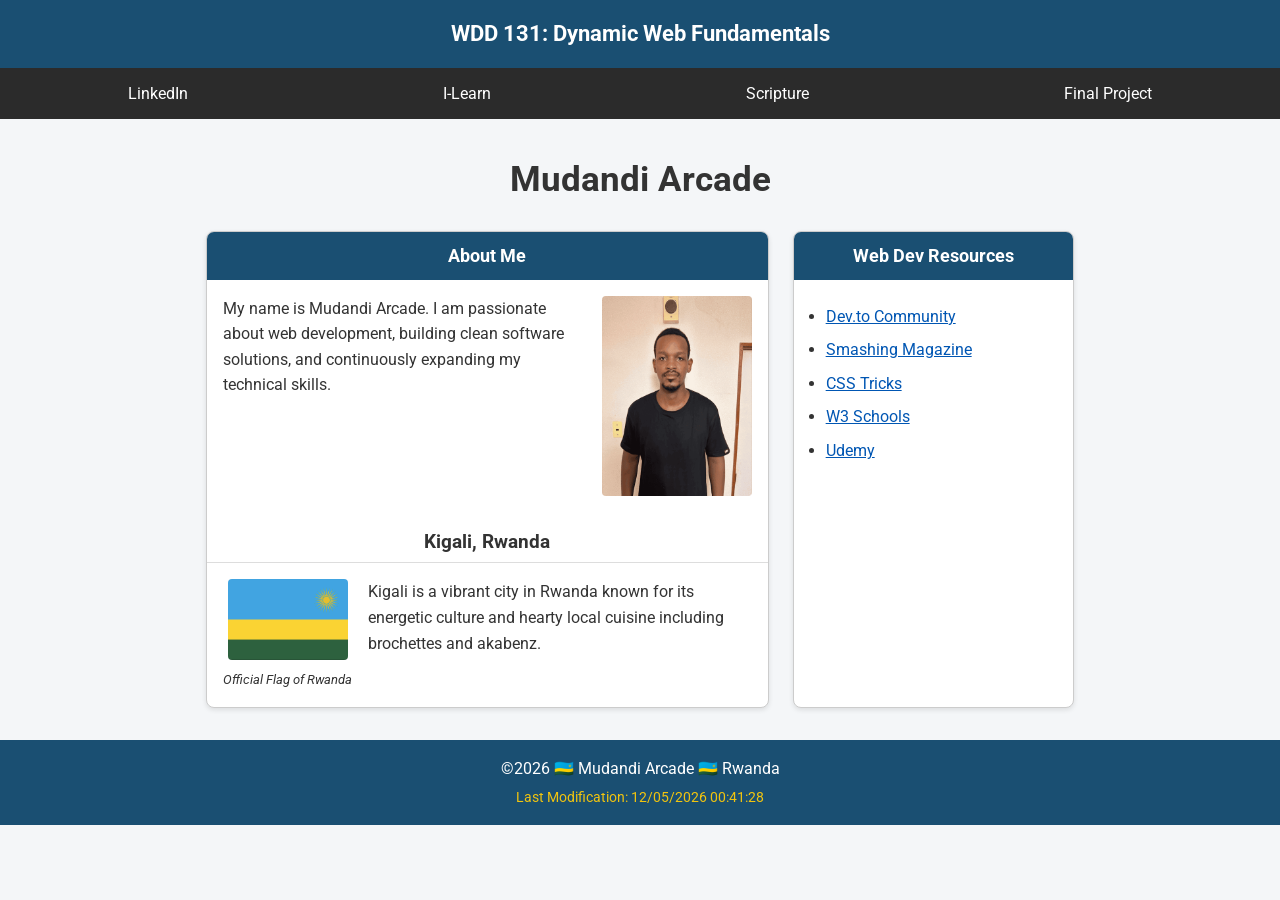
<file: index.html>
<!DOCTYPE html>
<html lang="en">
<head>
  <meta charset="UTF-8">
  <meta name="viewport" content="width=device-width, initial-scale=1.0">
  <title>WDD 131 – Dynamic Web Fundamentals – Mudandi Arcade</title>

  <!-- SEO and author metadata -->
  <!-- i add a lot of comment so that i can see and navigate what i builded fast i can also use search but comments helps alot -->
  <meta name="description" content="WDD 131 – Dynamic Web Fundamentals, Mudandi Arcade, course home page and web development project portfolio.">
  <meta name="author" content="Mudandi Arcade">
  
  <!-- external google fonts import  -->
  <link rel="preconnect" href="https://fonts.googleapis.com">
  <link rel="preconnect" href="https://fonts.gstatic.com" crossorigin>
  <link href="https://fonts.googleapis.com/css2?family=Roboto:wght@400;700&display=swap" rel="stylesheet">
  
  <!-- local stylesheet and dynamic dates script -->
  <link rel="stylesheet" href="styles/base.css">
  <script src="scripts/getdates.js" defer></script>
</head>
<body>

  <!-- main site header & navigation Bar -->
  <header>
    <span id="course-title">WDD 131: Dynamic Web Fundamentals</span>
    <nav>
      <a href="https://www.linkedin.com" target="_blank" rel="noopener">LinkedIn</a>
      <a href="https://byupw.instructure.com/" target="_blank" rel="noopener">I-Learn</a>
      <a href="https://www.churchofjesuschrist.org/study/scriptures/bofm/1-ne/3?lang=eng&id=p7#p7" target="_blank" rel="noopener">Scripture</a>
      <a href="#">Final Project</a>
    </nav>
  </header>

  <!-- main content container -->
  <main>
    <h1>Mudandi Arcade</h1>

    <div class="card-container">
      <!-- Card 1 Personal Profile and Location Information -->
      <section class="card">
        <h2>About Me</h2>
        <div class="card-content">
          <p>
            My name is Mudandi Arcade. I am passionate about web development, building clean software solutions, and continuously expanding my technical skills.
          </p>
          <!-- Note Profile image path includes spaces matching exact uploaded file name -->
          <img src="images/profile-arcade.png" alt="Portrait photograph of Mudandi Arcade " width="150" height="200">
        </div>

        <h3>Kigali, Rwanda</h3>
        <div class="card-content">
          <figure>
            <!-- note Flag image path includes spaces matching exact uploaded file name -->
            <img src="images/rwanda-flag.png" alt="Official national flag of Rwanda featuring blue, yellow, and green horizontal stripes with a golden sun in the top right corner" width="120">
            <figcaption>Official Flag of Rwanda</figcaption>
          </figure>
          <p>
            Kigali is a vibrant city in Rwanda known for its energetic culture and hearty local cuisine including brochettes and akabenz.
          </p>
        </div>
      </section>

      <!-- Card 2 recommended web development resources -->
      <section class="card">
        <h2>Web Dev Resources</h2>
        <ul>
          <li><a href="https://dev.to" target="_blank" rel="noopener">Dev.to Community</a></li>
          <li><a href="https://www.smashingmagazine.com" target="_blank" rel="noopener">Smashing Magazine</a></li>
          <li><a href="https://css-tricks.com" target="_blank" rel="noopener">CSS Tricks</a></li>
          <li><a href="https://www.w3schools.com" target="_blank" rel="noopener">W3 Schools</a></li>
          <li><a href="https://www.udemy.com" target="_blank" rel="noopener">Udemy</a></li>
        </ul>
      </section>
    </div>
  </main>

  <!-- footer with dynamic copyright Year & Last Modified Timestamp Populated by getdates.js -->
  <footer>
    <p>©<span id="currentyear"></span> 🇷🇼 Mudandi Arcade 🇷🇼 Rwanda</p>
    <p id="lastModified"></p>
  </footer>

</body>
</html>
</file>
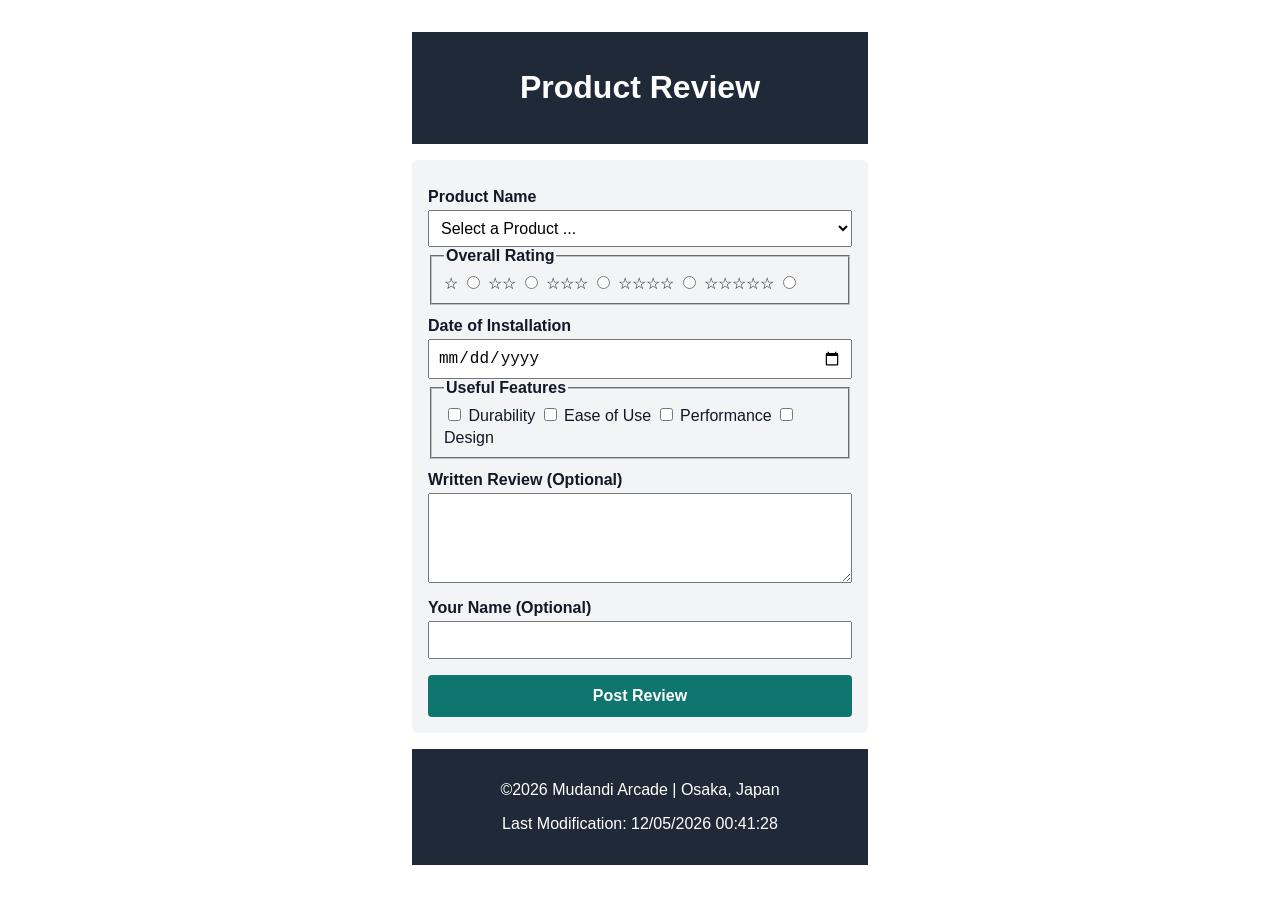
<file: form.html>
<!DOCTYPE html>
<html lang="en">
<head>
  <meta charset="UTF-8">
  <meta name="viewport" content="width=device-width, initial-scale=1.0">
  <title>Product Review Form | WDD 131</title>
  <meta name="description" content="Submit a product review with star rating, installation date, and useful features.">
  <meta name="author" content="Mudandi Arcade">
  <link rel="stylesheet" href="styles/form.css">
  <script src="scripts/form.js" defer></script>
</head>
<body>
  <header>
    <h1>Product Review</h1>
  </header>

  <main>
    <form method="get" action="review.html">
      <label for="productName">Product Name</label>
      <select id="productName" name="productName" required>
        <option value="" disabled selected>Select a Product ...</option>
      </select>

      <fieldset>
        <legend>Overall Rating</legend>
        <label for="r1">&star;</label>
        <input type="radio" id="r1" name="rating" value="1" required>

        <label for="r2">&star;&star;</label>
        <input type="radio" id="r2" name="rating" value="2" required>

        <label for="r3">&star;&star;&star;</label>
        <input type="radio" id="r3" name="rating" value="3" required>

        <label for="r4">&star;&star;&star;&star;</label>
        <input type="radio" id="r4" name="rating" value="4" required>

        <label for="r5">&star;&star;&star;&star;&star;</label>
        <input type="radio" id="r5" name="rating" value="5" required>
      </fieldset>

      <label for="installDate">Date of Installation</label>
      <input type="date" id="installDate" name="installDate" required>

      <fieldset>
        <legend>Useful Features</legend>
        <input type="checkbox" id="f1" name="features" value="durability">
        <label for="f1">Durability</label>

        <input type="checkbox" id="f2" name="features" value="ease">
        <label for="f2">Ease of Use</label>

        <input type="checkbox" id="f3" name="features" value="performance">
        <label for="f3">Performance</label>

        <input type="checkbox" id="f4" name="features" value="design">
        <label for="f4">Design</label>
      </fieldset>

      <label for="writtenReview">Written Review (Optional)</label>
      <textarea id="writtenReview" name="writtenReview" rows="4"></textarea>

      <label for="userName">Your Name (Optional)</label>
      <input type="text" id="userName" name="userName">

      <input type="submit" value="Post Review">
    </form>
  </main>

  <footer>
    <p>&copy;<span id="currentyear"></span> Mudandi Arcade | Osaka, Japan</p>
    <p id="lastModified"></p>
  </footer>
</body>
</html>
</file>
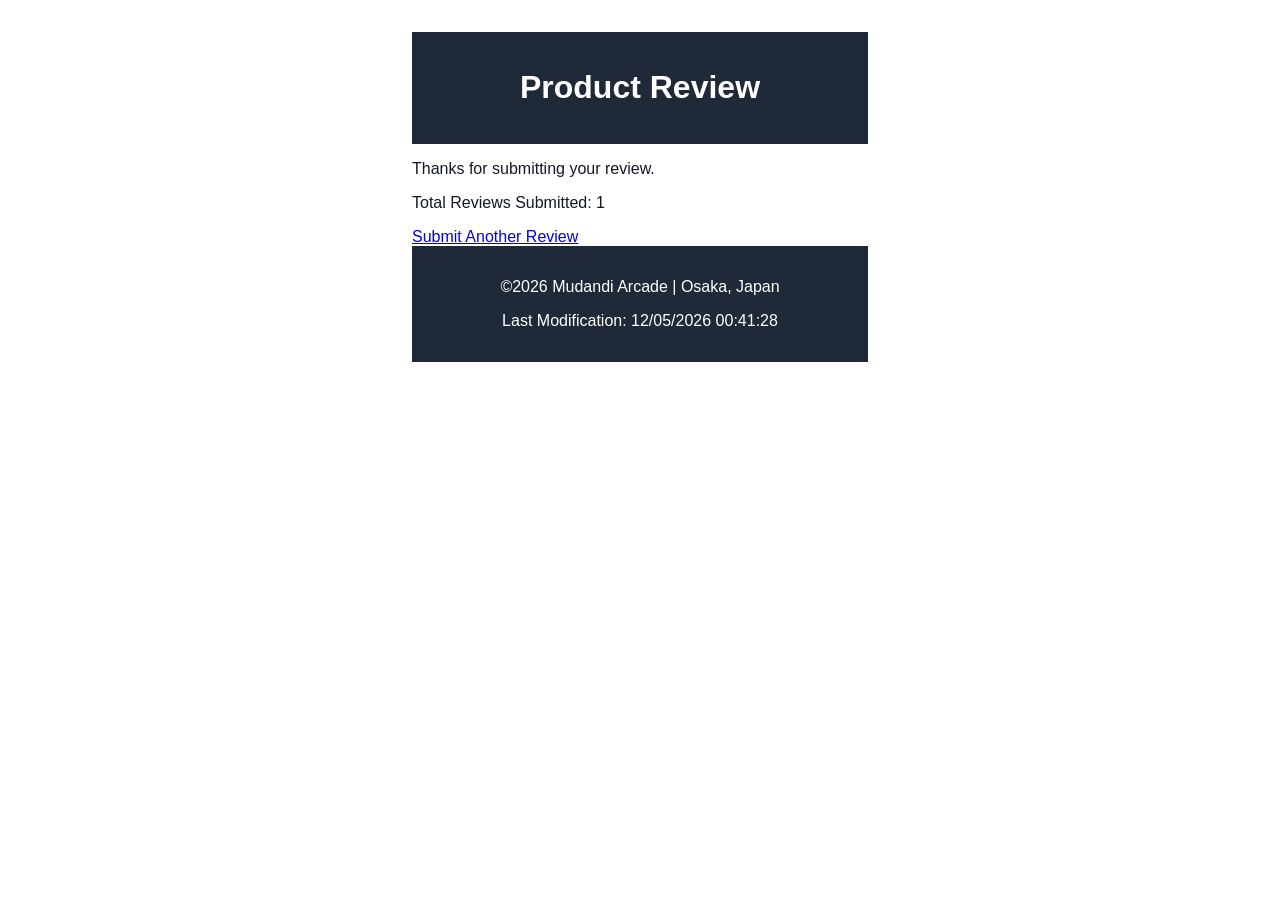
<file: review.html>
<!DOCTYPE html>
<html lang="en">
<head>
  <meta charset="UTF-8">
  <meta name="viewport" content="width=device-width, initial-scale=1.0">
  <title>Review Submitted | WDD 131</title>
  <meta name="description" content="Confirmation page showing that your product review was submitted and total reviews.">
  <meta name="author" content="Mudandi Arcade">
  <link rel="stylesheet" href="styles/form.css">
  <script src="scripts/review.js" defer></script>
</head>
<body>
  <header>
    <h1>Product Review</h1>
  </header>

  <main>
    <p>Thanks for submitting your review.</p>
    <p>Total Reviews Submitted: <span id="reviewCount">0</span></p>
    <a href="form.html">Submit Another Review</a>
  </main>

  <footer>
    <p>&copy;<span id="currentyear"></span> Mudandi Arcade | Osaka, Japan</p>
    <p id="lastModified"></p>
  </footer>
</body>
</html>
</file>
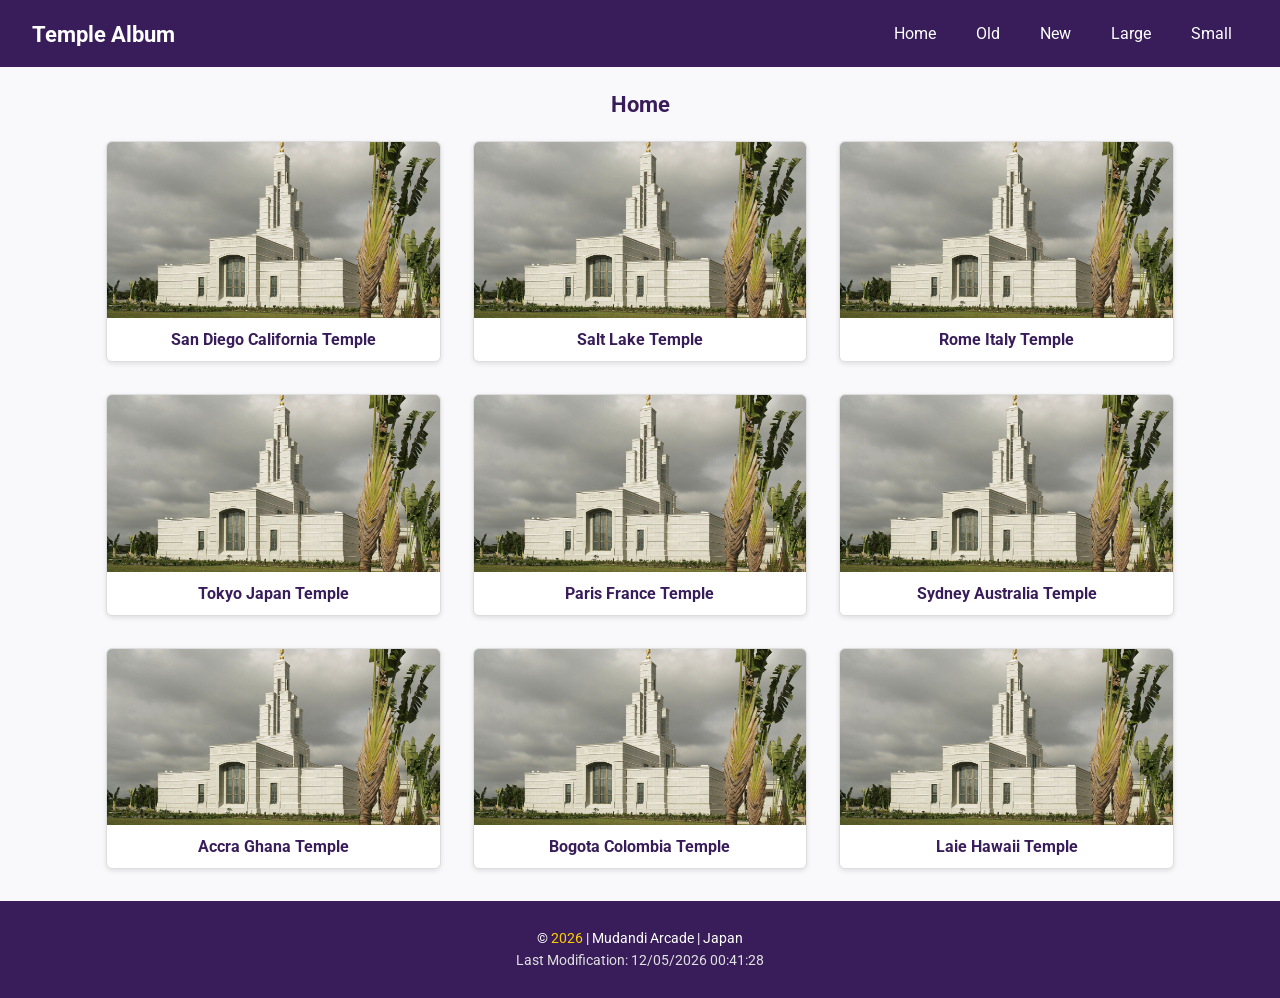
<file: temples.html>
<!DOCTYPE html>
<html lang="en">
<head>
    <meta charset="UTF-8">
    <meta name="viewport" content="width=device-width, initial-scale=1.0">
    <title>WDD 131 - Temple Album</title>
    <meta name="description" content="WDD 131 Week 02 Assignment - Temple Album showcasing responsive design, CSS Grid, Flexbox, and JavaScript interaction.">
    <meta name="author" content="Mudandi Arcade">
    <link rel="preconnect" href="https://fonts.googleapis.com">
    <link rel="preconnect" href="https://fonts.gstatic.com" crossorigin>
    <link href="https://fonts.googleapis.com/css2?family=Roboto:wght@300;400;700&display=swap" rel="stylesheet">
    <link rel="stylesheet" href="styles/temples.css">
    <link rel="stylesheet" href="styles/temples-large.css">
    <script src="scripts/temples.js" defer></script>
</head>
<body>
    <header>
        <h1>Temple Album</h1>
        <a id="menu" href="#"></a>
        <nav>
            <ul>
                <li><a href="#">Home</a></li>
                <li><a href="#">Old</a></li>
                <li><a href="#">New</a></li>
                <li><a href="#">Large</a></li>
                <li><a href="#">Small</a></li>
            </ul>
        </nav>
    </header>
    <main>
        <h2>Home</h2>
        <div class="grid-container">
            <figure>
                <img src="images/san-diego-temple.jpg" alt="San Diego California Temple" loading="lazy" width="400" height="300">
                <figcaption>San Diego California Temple</figcaption>
            </figure>
            <figure>
                <img src="images/salt-lake-temple.jpg" alt="Salt Lake Temple" loading="lazy" width="400" height="300">
                <figcaption>Salt Lake Temple</figcaption>
            </figure>
            <figure>
                <img src="images/rome-temple.jpg" alt="Rome Italy Temple" loading="lazy" width="400" height="300">
                <figcaption>Rome Italy Temple</figcaption>
            </figure>
            <figure>
                <img src="images/tokyo-temple.jpg" alt="Tokyo Japan Temple" loading="lazy" width="400" height="300">
                <figcaption>Tokyo Japan Temple</figcaption>
            </figure>
            <figure>
                <img src="images/paris-temple.jpg" alt="Paris France Temple" loading="lazy" width="400" height="300">
                <figcaption>Paris France Temple</figcaption>
            </figure>
            <figure>
                <img src="images/sydney-temple.jpg" alt="Sydney Australia Temple" loading="lazy" width="400" height="300">
                <figcaption>Sydney Australia Temple</figcaption>
            </figure>
            <figure>
                <img src="images/accra-temple.jpg" alt="Accra Ghana Temple" loading="lazy" width="400" height="300">
                <figcaption>Accra Ghana Temple</figcaption>
            </figure>
            <figure>
                <img src="images/bogota-temple.jpg" alt="Bogota Colombia Temple" loading="lazy" width="400" height="300">
                <figcaption>Bogota Colombia Temple</figcaption>
            </figure>
            <figure>
                <img src="images/la-ie-temple.jpg" alt="Laie Hawaii Temple" loading="lazy" width="400" height="300">
                <figcaption>Laie Hawaii Temple</figcaption>
            </figure>
        </div>
    </main>
    <footer>
        <p>&copy; <span id="currentyear"></span> | Mudandi Arcade | Japan</p>
        <p id="lastModified"></p>
    </footer>
</body>
</html>
</file>
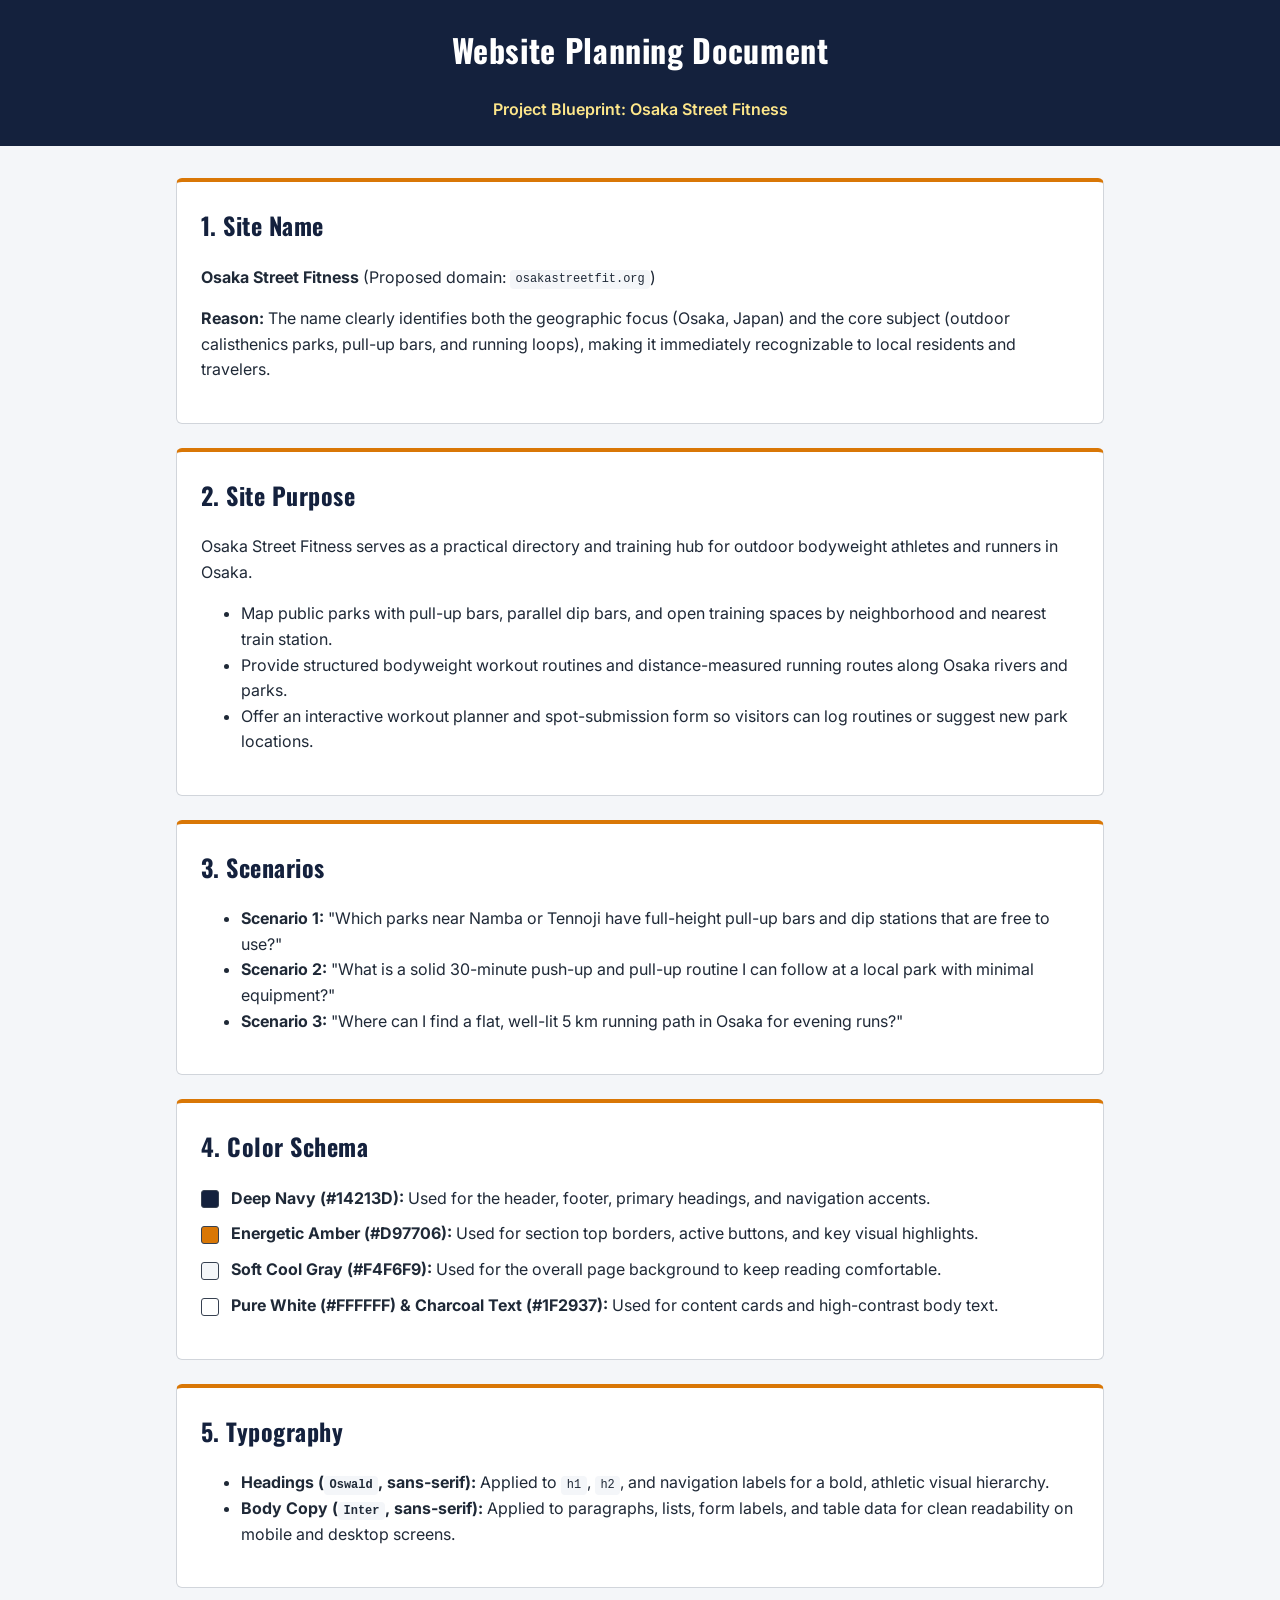
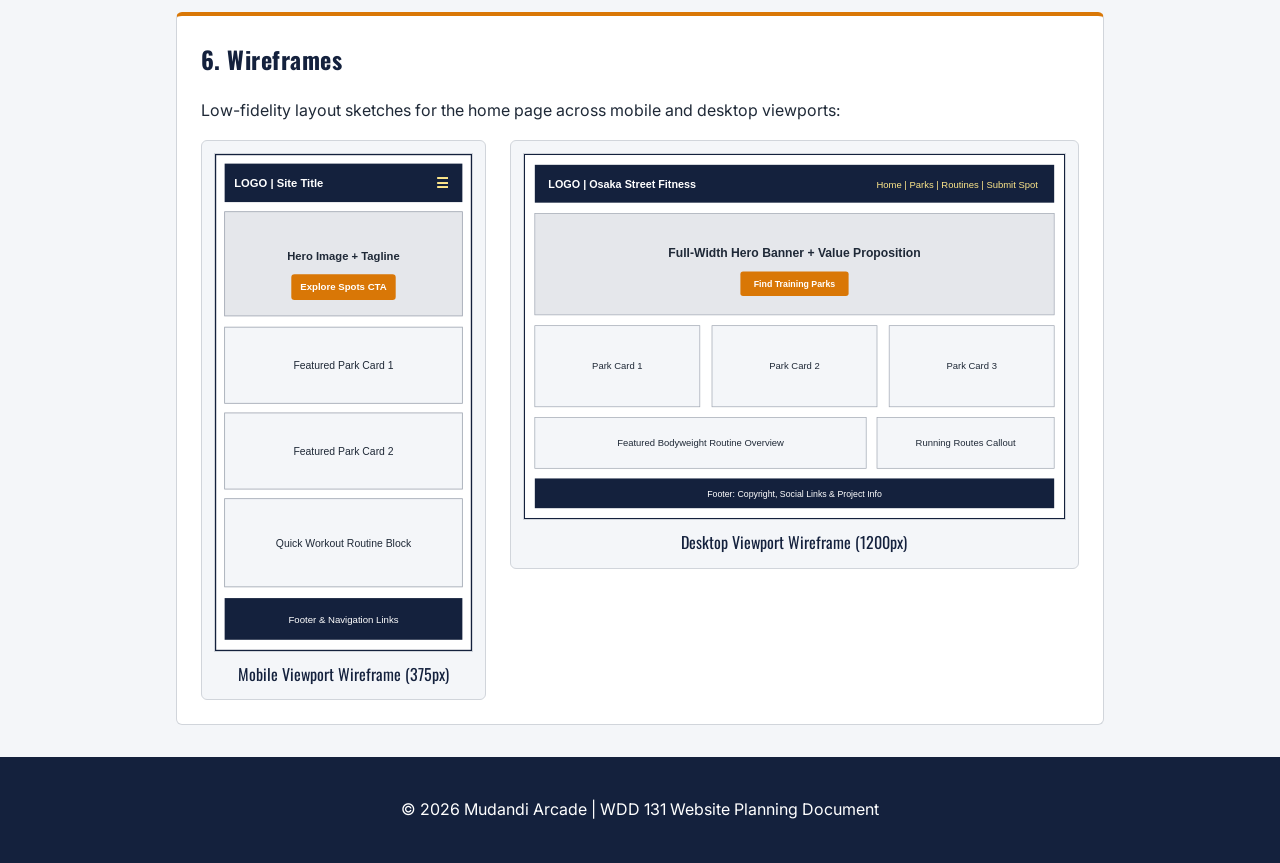
<file: project/siteplan.html>
<!DOCTYPE html>
<html lang="en">
<head>
  <meta charset="UTF-8">
  <meta name="viewport" content="width=device-width, initial-scale=1.0">
  <title>Website Planning Document - Osaka Street Fitness</title>
  <meta name="description" content="Website planning document for Osaka Street Fitness, detailing site purpose, scenarios, color schema, typography, and wireframes.">
  <meta name="author" content="Mudandi Arcade">
  <link rel="preconnect" href="https://fonts.googleapis.com">
  <link rel="preconnect" href="https://fonts.gstatic.com" crossorigin>
  <link href="https://fonts.googleapis.com/css2?family=Inter:wght@400;600;700&family=Oswald:wght@600;700&display=swap" rel="stylesheet">
  <link rel="stylesheet" href="styles/siteplan.css">
</head>
<body>
  <header>
    <h1>Website Planning Document</h1>
    <p class="subtitle">Project Blueprint: Osaka Street Fitness</p>
  </header>

  <main>
    <section id="site-name">
      <h2>1. Site Name</h2>
      <p><strong>Osaka Street Fitness</strong> (Proposed domain: <code>osakastreetfit.org</code>)</p>
      <p><strong>Reason:</strong> The name clearly identifies both the geographic focus (Osaka, Japan) and the core subject (outdoor calisthenics parks, pull-up bars, and running loops), making it immediately recognizable to local residents and travelers.</p>
    </section>

    <section id="site-purpose">
      <h2>2. Site Purpose</h2>
      <p>Osaka Street Fitness serves as a practical directory and training hub for outdoor bodyweight athletes and runners in Osaka.</p>
      <ul>
        <li>Map public parks with pull-up bars, parallel dip bars, and open training spaces by neighborhood and nearest train station.</li>
        <li>Provide structured bodyweight workout routines and distance-measured running routes along Osaka rivers and parks.</li>
        <li>Offer an interactive workout planner and spot-submission form so visitors can log routines or suggest new park locations.</li>
      </ul>
    </section>

    <section id="scenarios">
      <h2>3. Scenarios</h2>
      <ul>
        <li><strong>Scenario 1:</strong> "Which parks near Namba or Tennoji have full-height pull-up bars and dip stations that are free to use?"</li>
        <li><strong>Scenario 2:</strong> "What is a solid 30-minute push-up and pull-up routine I can follow at a local park with minimal equipment?"</li>
        <li><strong>Scenario 3:</strong> "Where can I find a flat, well-lit 5 km running path in Osaka for evening runs?"</li>
      </ul>
    </section>

    <section id="color-schema">
      <h2>4. Color Schema</h2>
      <ul class="color-list">
        <li>
          <span class="swatch primary-swatch"></span>
          <strong>Deep Navy (#14213D):</strong> Used for the header, footer, primary headings, and navigation accents.
        </li>
        <li>
          <span class="swatch accent-swatch"></span>
          <strong>Energetic Amber (#D97706):</strong> Used for section top borders, active buttons, and key visual highlights.
        </li>
        <li>
          <span class="swatch bg-swatch"></span>
          <strong>Soft Cool Gray (#F4F6F9):</strong> Used for the overall page background to keep reading comfortable.
        </li>
        <li>
          <span class="swatch surface-swatch"></span>
          <strong>Pure White (#FFFFFF) &amp; Charcoal Text (#1F2937):</strong> Used for content cards and high-contrast body text.
        </li>
      </ul>
    </section>

    <section id="typography">
      <h2>5. Typography</h2>
      <ul>
        <li><strong>Headings (<code>Oswald</code>, sans-serif):</strong> Applied to <code>h1</code>, <code>h2</code>, and navigation labels for a bold, athletic visual hierarchy.</li>
        <li><strong>Body Copy (<code>Inter</code>, sans-serif):</strong> Applied to paragraphs, lists, form labels, and table data for clean readability on mobile and desktop screens.</li>
      </ul>
    </section>

    <section id="wireframes">
      <h2>6. Wireframes</h2>
      <p>Low-fidelity layout sketches for the home page across mobile and desktop viewports:</p>
      <div class="wireframe-grid">
        <figure>
          <img src="images/wireframe-mobile.svg" alt="Mobile wireframe layout showing stacked header, menu toggle, hero banner, featured park cards, and footer">
          <figcaption>Mobile Viewport Wireframe (375px)</figcaption>
        </figure>
        <figure>
          <img src="images/wireframe-desktop.svg" alt="Desktop wireframe layout showing horizontal header navigation, full-width hero banner, 3-column park cards, routine preview, and footer">
          <figcaption>Desktop Viewport Wireframe (1200px)</figcaption>
        </figure>
      </div>
    </section>
  </main>

  <footer>
    <p>&copy; 2026 Mudandi Arcade | WDD 131 Website Planning Document</p>
  </footer>
</body>
</html>
</file>
<file: styles/base.css>
/* Color Palette & Global Styles */
:root {
  --primary-color: #1a4f72;
  --dark-color: #2b2b2b;
  --light-color: #ffffff;
  --bg-color: #f4f6f8;
  --accent-color: #f1c40f;
}

* {
  box-sizing: border-box;
  margin: 0;
  padding: 0;
}

body {
  font-family: 'Roboto', sans-serif;
  background-color: var(--bg-color);
  color: #333;
  line-height: 1.6;
}

/* Header & Flex Navigation */
header {
  background-color: var(--primary-color);
  color: var(--light-color);
  text-align: center;
}

#course-title {
  display: block;
  padding: 1rem;
  font-size: 1.4rem;
  font-weight: bold;
}

nav {
  display: flex;
  background-color: var(--dark-color);
  justify-content: space-around;
}

nav a {
  color: var(--light-color);
  text-decoration: none;
  padding: 0.8rem 1rem;
  flex-grow: 1;
  text-align: center;
  transition: background-color 0.3s;
}

nav a:hover {
  background-color: #444;
  color: var(--accent-color);
}

/* Main Layout */
main {
  max-width: 900px;
  margin: 2rem auto;
  padding: 0 1rem;
}

h1 {
  text-align: center;
  margin-bottom: 1.5rem;
  font-size: 2.2rem;
}

/* CSS Grid Layout for Cards */
.card-container {
  display: grid;
  grid-template-columns: 2fr 1fr;
  gap: 1.5rem;
}

/* Card Styling */
.card {
  background-color: var(--light-color);
  border: 1px solid #ccc;
  border-radius: 8px;
  overflow: hidden;
  box-shadow: 0 2px 5px rgba(0,0,0,0.1);
}

.card h2 {
  background-color: var(--primary-color);
  color: var(--light-color);
  padding: 0.6rem 1rem;
  font-size: 1.1rem;
  text-align: center;
}

.card h3 {
  text-align: center;
  margin-top: 1rem;
  border-bottom: 1px solid #ddd;
  padding-bottom: 0.3rem;
}

.card-content {
  display: flex;
  gap: 1rem;
  padding: 1rem;
  align-items: flex-start;
}

.card-content p {
  flex: 1;
}

.card img {
  border-radius: 4px;
}

figure {
  text-align: center;
}

figcaption {
  font-size: 0.8rem;
  font-style: italic;
  margin-top: 0.2rem;
}

/* Web Dev Resources List */
.card ul {
  list-style-type: disc;
  padding: 1.5rem 2rem;
}

.card ul li {
  margin-bottom: 0.5rem;
}

.card ul a {
  color: #0056b3;
  text-decoration: underline;
}

/* Footer Styling */
footer {
  background-color: var(--primary-color);
  color: var(--light-color);
  text-align: center;
  padding: 1rem;
  margin-top: 2rem;
}

#lastModified {
  color: var(--accent-color);
  font-size: 0.9rem;
  margin-top: 0.3rem;
}
</file>
<file: styles/form.css>
* {
  box-sizing: border-box;
}

body {
  font-family: Arial, sans-serif;
  max-width: 520px;
  margin: 0 auto;
  padding: 1rem;
  color: #111827;
  background-color: #ffffff;
}

header,
footer {
  background-color: #1f2937;
  color: #ffffff;
  padding: 1rem;
  text-align: center;
}

form {
  background-color: #f3f4f6;
  padding: 1rem;
  margin: 1rem 0;
  border-radius: 6px;
}

label,
legend {
  display: block;
  font-weight: bold;
  margin-top: 0.75rem;
}

fieldset label,
fieldset input {
  display: inline-block;
  font-weight: normal;
  margin-top: 0.25rem;
}

select,
input[type="date"],
input[type="text"],
textarea {
  width: 100%;
  padding: 0.5rem;
  margin-top: 0.25rem;
  font-size: 1rem;
}

input[type="submit"] {
  width: 100%;
  padding: 0.75rem;
  margin-top: 1rem;
  font-size: 1rem;
  font-weight: bold;
  background-color: #0f766e;
  color: #ffffff;
  border: none;
  border-radius: 4px;
  cursor: pointer;
}

input[type="submit"]:hover {
  background-color: #115e59;
}

@media (min-width: 600px) {
  body {
    padding: 2rem;
  }
}
</file>
<file: styles/temples.css>
/* Mobile-First Base Styles */
* {
    box-sizing: border-box;
    margin: 0;
    padding: 0;
}

body {
    font-family: 'Roboto', sans-serif;
    background-color: #f9f9fb;
    color: #333;
}

header {
    background-color: #381d5a; /* Deep purple theme */
    color: #fff;
    display: flex;
    justify-content: space-between;
    align-items: center;
    padding: 1rem;
    position: relative;
}

header h1 {
    font-size: 1.4rem;
}

/* Hamburger Button */
#menu {
    font-size: 1.8rem;
    background: none;
    border: none;
    color: #fff;
    cursor: pointer;
    padding: 0.2rem 0.5rem;
}

#menu::before {
    content: "≡"; /* Hamburger icon */
}

#menu.open::before {
    content: "X"; /* Close 'X' icon */
}

/* Navigation - Hidden by default on mobile */
nav {
    position: absolute;
    top: 100%;
    left: 0;
    width: 100%;
    background-color: #381d5a;
    display: none; 
}

nav.open {
    display: block;
}

nav ul {
    list-style: none;
    display: flex;
    flex-direction: column;
}

nav li a {
    display: block;
    color: #fff;
    text-decoration: none;
    padding: 1rem;
    text-align: center;
    transition: background 0.3s;
}

nav li a:hover {
    background-color: rgba(255, 255, 255, 0.2);
}

/* Main Content */
main {
    max-width: 800px;
    margin: 1.5rem auto;
    padding: 0 1rem;
}

main h2 {
    text-align: center;
    margin-bottom: 1.5rem;
    font-size: 1.4rem;
    color: #381d5a;
}

/* CSS Grid for Mobile (1 Column) */
.grid-container {
    display: grid;
    grid-template-columns: 1fr;
    gap: 1.5rem;
}

figure {
    background: #fff;
    border: 1px solid #ddd;
    border-radius: 6px;
    overflow: hidden;
    text-align: center;
    box-shadow: 0 2px 5px rgba(0,0,0,0.1);
}

figure img {
    width: 100%;
    height: auto;
    display: block;
}

figcaption {
    padding: 0.75rem;
    color: #381d5a;
    font-weight: bold;
}

/* Footer */
footer {
    background-color: #381d5a;
    color: #fff;
    text-align: center;
    padding: 1.5rem;
    margin-top: 2rem;
    font-size: 0.9rem;
}

footer p {
    margin: 0.3rem 0;
}

#currentyear {
    color: #ffcc00;
}

#lastModified {
    color: #e0e0e0;
}
</file>
<file: styles/temples-large.css>
/* Larger View (Desktop / Tablet Screens) */
@media screen and (min-width: 768px) {
    #menu {
        display: none; /* Hide hamburger icon on desktop */
    }

    header {
        padding: 1rem 2rem;
    }

    /* Show navigation inline as a flex row */
    nav {
        position: static;
        display: block !important;
        width: auto;
        background: transparent;
    }

    nav ul {
        flex-direction: row;
        gap: 0.5rem;
    }

    nav li a {
        padding: 0.5rem 1rem;
        border-radius: 4px;
    }

    /* Expand main grid to 3 columns */
    .grid-container {
        grid-template-columns: repeat(3, 1fr);
        gap: 2rem;
    }

    main {
        max-width: 1100px;
    }
}
</file>
<file: project/styles/siteplan.css>
:root {
  --primary-color: #14213D;
  --accent-color: #D97706;
  --bg-color: #F4F6F9;
  --surface-color: #FFFFFF;
  --text-color: #1F2937;
  --border-color: #D1D5DB;
  --heading-font: "Oswald", Arial, sans-serif;
  --body-font: "Inter", Arial, sans-serif;
}

* {
  box-sizing: border-box;
}

body {
  margin: 0;
  padding: 0;
  background-color: var(--bg-color);
  color: var(--text-color);
  font-family: var(--body-font);
  line-height: 1.6;
}

header,
footer {
  background-color: var(--primary-color);
  color: #FFFFFF;
  text-align: center;
  padding: 1.5rem 1rem;
}

header .subtitle {
  margin: 0.25rem 0 0;
  color: #FDE68A;
  font-weight: 600;
}

main {
  max-width: 960px;
  margin: 2rem auto;
  padding: 0 1rem;
}

section {
  background-color: var(--surface-color);
  border: 1px solid var(--border-color);
  border-top: 4px solid var(--accent-color);
  border-radius: 6px;
  padding: 1.5rem;
  margin-bottom: 1.5rem;
}

h1,
h2 {
  font-family: var(--heading-font);
  letter-spacing: 0.02em;
  margin-top: 0;
}

h2 {
  color: var(--primary-color);
}

code {
  background-color: var(--bg-color);
  padding: 0.15rem 0.35rem;
  border-radius: 4px;
  font-size: 0.92em;
}

.color-list {
  list-style: none;
  padding-left: 0;
}

.color-list li {
  margin-bottom: 0.65rem;
}

.swatch {
  display: inline-block;
  width: 1.1rem;
  height: 1.1rem;
  border-radius: 3px;
  vertical-align: middle;
  margin-right: 0.5rem;
  border: 1px solid #374151;
}

.primary-swatch {
  background-color: var(--primary-color);
}

.accent-swatch {
  background-color: var(--accent-color);
}

.bg-swatch {
  background-color: var(--bg-color);
}

.surface-swatch {
  background-color: var(--surface-color);
}

.wireframe-grid {
  display: grid;
  grid-template-columns: 1fr;
  gap: 1.5rem;
}

figure {
  margin: 0;
  background-color: var(--bg-color);
  padding: 0.75rem;
  border: 1px solid var(--border-color);
  border-radius: 6px;
}

figure img {
  display: block;
  width: 100%;
  height: auto;
  background-color: #FFFFFF;
  border: 1px solid var(--border-color);
}

figcaption {
  margin-top: 0.6rem;
  font-family: var(--heading-font);
  color: var(--primary-color);
  text-align: center;
}

@media (min-width: 768px) {
  .wireframe-grid {
    grid-template-columns: 1fr 2fr;
    align-items: start;
  }
}
</file>
